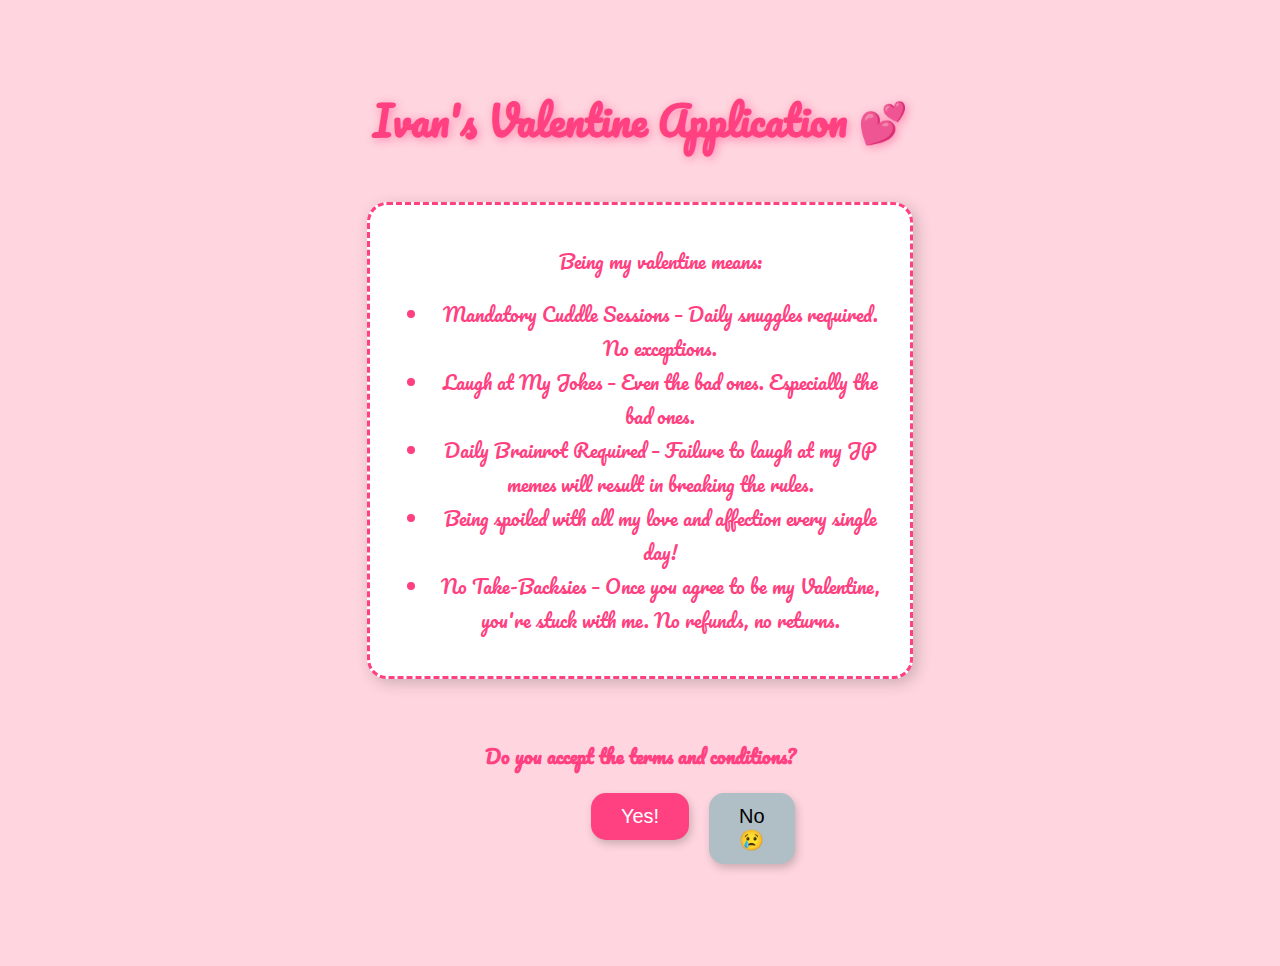
<file: index.html>
<!DOCTYPE html>
<html lang="en">
<head>
    <meta charset="UTF-8">
    <meta name="viewport" content="width=device-width, initial-scale=1.0">
    <title>Ivan's Valentine Application 💖</title>
    <link rel="stylesheet" href="style.css">
</head>
<body>
    <!-- Bubbly Title -->
    <h1 class="bubbly-text">Ivan's Valentine Application 💕</h1>

    <!-- Cute Bio Section -->
    <div class="bio">
        <ul>
            <p> Being my valentine means:</p>
            <li>Mandatory Cuddle Sessions – Daily snuggles required. No exceptions. </li>
            <li>Laugh at My Jokes – Even the bad ones. Especially the bad ones.</li>
            <li>Daily Brainrot Required – Failure to laugh at my JP memes will result in breaking the rules. </li>
            <li>Being spoiled with all my love and affection every single day!</li>
            <li>No Take-Backsies – Once you agree to be my Valentine, you're stuck with me. No refunds, no returns.</li>
            
        </ul>
    </div>
    

    <!-- Buttons at the Bottom -->
    <div class="buttons">
        <p class="terms">Do you accept the terms and conditions?</p>
        <div class="button-container">
            <button id="yes-btn">Yes!</button>
            <button id="no-btn">No 😢</button>
        </div>
    </div>

    <script src="script.js"></script>
</body>
</html>
</file>
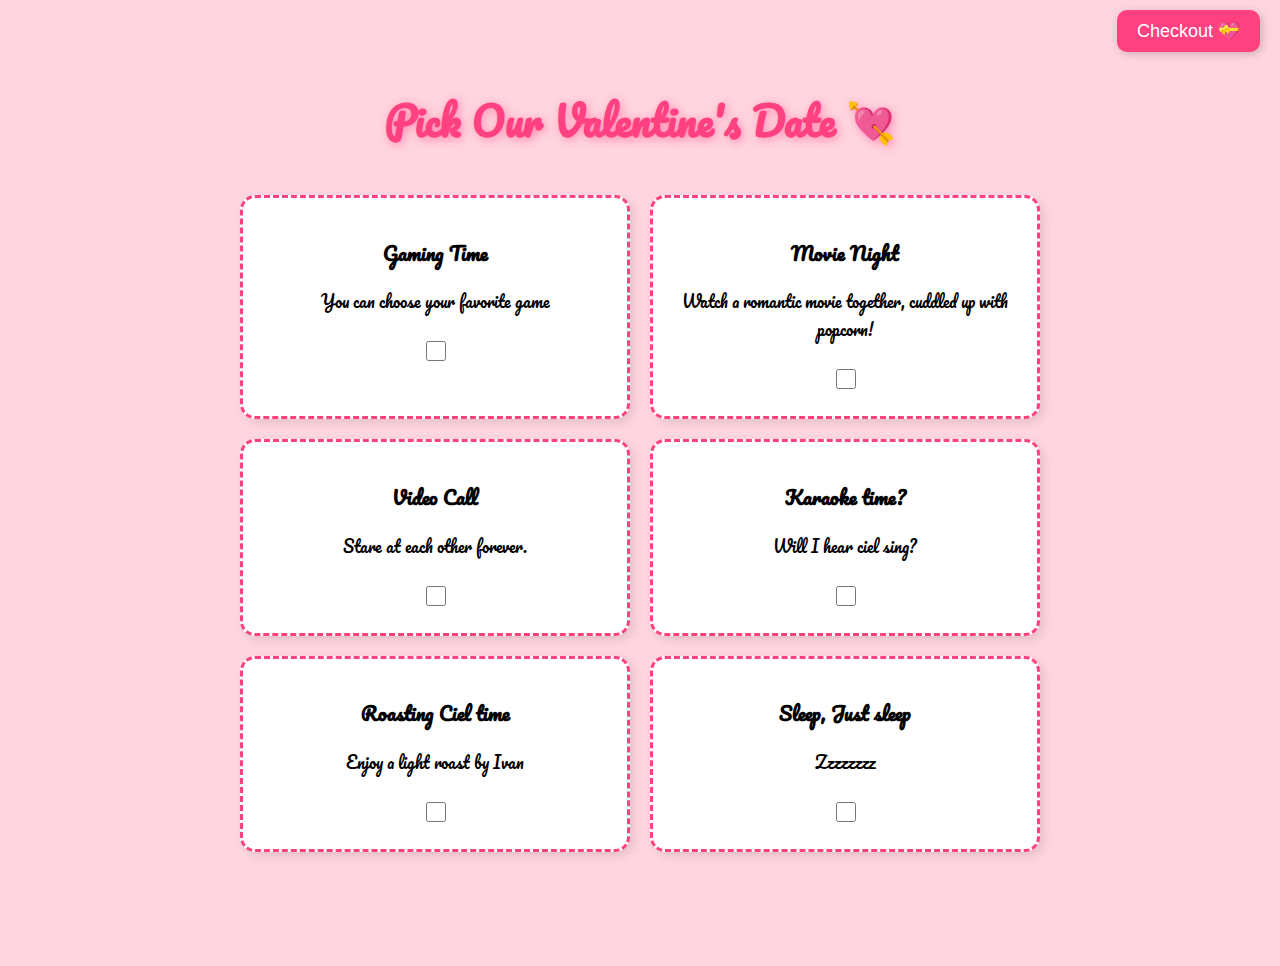
<file: activities.html>
<!DOCTYPE html>
<html lang="en">
<head>
    <meta charset="UTF-8">
    <meta name="viewport" content="width=device-width, initial-scale=1.0">
    <title>Pick Our Valentine's Date 💘</title>
    <link rel="stylesheet" href="style2.css"> <!-- New CSS file -->
</head>
<body>
    <!-- Checkout button at the MOST top-right -->
    <button id="checkout-btn">Checkout 💝</button>

    <!-- Title centered at the absolute TOP -->
    <h1 class="bubbly-text">Pick Our Valentine's Date 💘</h1>

    <!-- Activities Grid with Cute Boxes -->
    <div class="activities-container">
        <div class="activity">
            <h3>Gaming Time</h3>
            <p>You can choose your favorite game</p>
            <input type="checkbox">
        </div>
        <div class="activity">
            <h3>Movie Night</h3>
            <p>Watch a romantic movie together, cuddled up with popcorn!</p>
            <input type="checkbox">
        </div>
        <div class="activity">
            <h3>Video Call</h3>
            <p>Stare at each other forever.</p>
            <input type="checkbox">
        </div>
        <div class="activity">
            <h3>Karaoke time?</h3>
            <p>Will I hear ciel sing?</p>
            <input type="checkbox">
        </div>
        <div class="activity">
            <h3>Roasting Ciel time</h3>
            <p>Enjoy a light roast by Ivan</p>
            <input type="checkbox">
        </div>
        <div class="activity">
            <h3>Sleep, Just sleep</h3>
            <p>Zzzzzzzz</p>
            <input type="checkbox">
        </div>
    </div>

    <script>
        document.getElementById("checkout-btn").addEventListener("click", function() {
            window.location.href = "checkout.html";
        });
    </script>
</body>
</html>
</file>
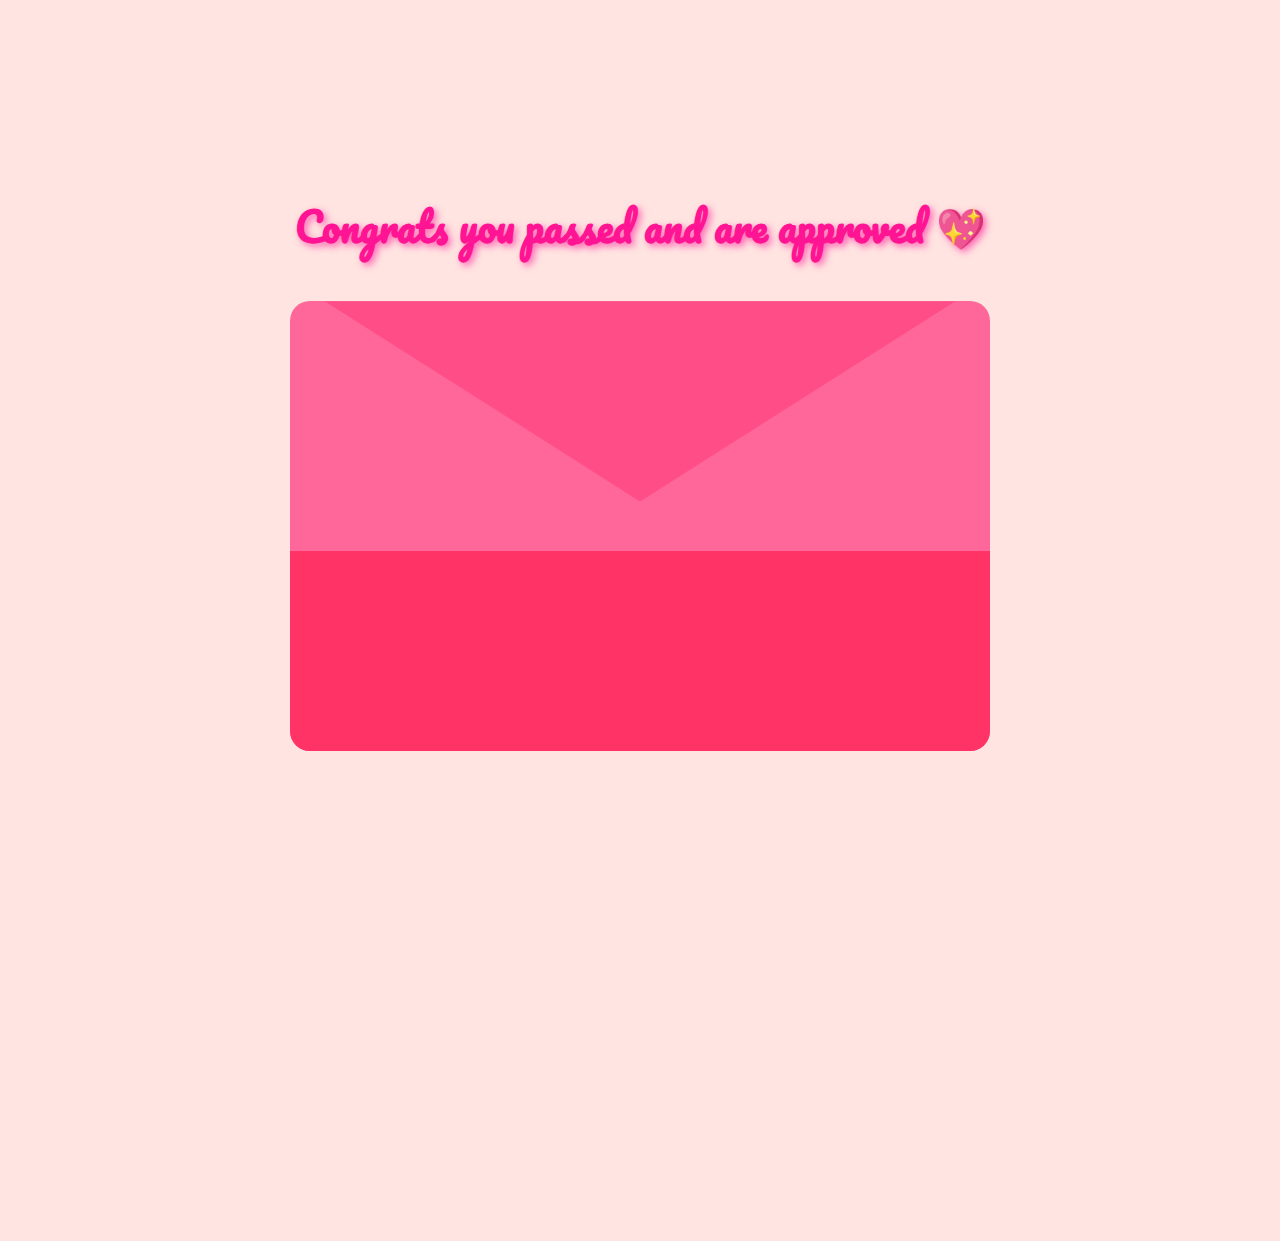
<file: checkout.html>
<!DOCTYPE html>
<html lang="en">
<head>
    <meta charset="UTF-8">
    <meta name="viewport" content="width=device-width, initial-scale=1.0">
    <title>Thank You!</title>
    <link rel="stylesheet" href="envelope.css">
</head>
<body>
    <!-- Title at the Very Top Center -->
    <h1 class="bubbly-text">Congrats you passed and are approved 💖</h1>

    <!-- Envelope Container -->
    <div class="envelope-container" onclick="openEnvelope()">
        <!-- Hidden Letter (Now Above Envelope Flap) -->
        <div class="letter">
            <p> To Ciel, From Ivan | Valentine's Day
                February, 2025
                
                My Dearest Ciel,
                
                I'm beyond grateful to have you in my life. You’ve shown me what it truly means to be loved and supported. You are absolutely gorgeous, and I’m honored to be the one you miss all day.
                
                Every moment with you feels like a dream. Your laughter is my favorite melody, and your smile brightens even my darkest days. You make my world infinitely better just by being in it.
                
                I love the way you understand me and make the simplest moments feel special. You are not just my Valentine—you are my safe place, my joy, and my greatest love.
                
                I promise to always cherish you, stand by your side, and remind you every day how much you mean to me.
                
                Happy Valentine’s Day, my love. I can’t wait to make more beautiful memories with you.
                
                With all my love,
                Ivan 
                
                
                
                </p>
        </div>

        <!-- Envelope Back -->
        <div class="envelope-back"></div>

        <!-- Envelope Flap (Visible Under Letter) -->
        <div class="envelope-flap"></div>

        <!-- Envelope Front -->
        <div class="envelope-front"></div>
    </div>

    <script src="envelope.js"></script>
</body>
</html>
</file>
<file: style.css>
@import url('https://fonts.googleapis.com/css2?family=Pacifico&display=swap');

body {
    text-align: center;
    font-family: 'Pacifico', cursive;
    background-color: #ffd6e0;
    display: flex;
    flex-direction: column;
    align-items: center;
    height: 100vh;
    padding-top: 50px;
    overflow: hidden;
}

/* Title Styling */
.bubbly-text {
    font-size: 2.5rem;
    color: #ff4081;
    text-shadow: 2px 2px 10px rgba(255, 64, 129, 0.5);
}

/* 💖 Cute Bio Box */
.bio {
    background-color: white;
    width: 80%;
    max-width: 500px;
    padding: 20px;
    border-radius: 20px;
    border: 3px dashed #ff4081;
    box-shadow: 4px 4px 15px rgba(0, 0, 0, 0.2);
    text-align: center;
    font-size: 1.2rem;
    color: #ff4081;
    margin: 20px 0;
    animation: floatAnimation 3s infinite ease-in-out;
}

/* Floating Effect */
@keyframes floatAnimation {
    0% { transform: translateY(0px); }
    50% { transform: translateY(-10px); }
    100% { transform: translateY(0px); }
}

/* Buttons Container */
.buttons {
    display: flex;
    flex-direction: column;
    align-items: center;
    position: absolute;
    bottom: 50px;
}

/* Terms & Conditions (Moved Below Bio) */
.terms {
    font-weight: bold;
    font-size: 1.2rem;
    color: #ff4081;
    margin-bottom: 10px;
}

/* Yes & No Buttons Side by Side */
.buttons button {
    font-size: 20px;
    padding: 12px 30px;
    border: none;
    cursor: pointer;
    transition: transform 0.2s ease-in-out;
    border-radius: 15px;
    box-shadow: 2px 4px 8px rgba(0, 0, 0, 0.2);
    margin: 10px;
}

/* Yes Button */
#yes-btn {
    background-color: #ff4081;
    color: white;
}

/* No Button (Moves Away) */
#no-btn {
    background-color: #b0bec5;
    color: black;
    position: absolute;
}

/* Buttons Get Bigger When Hovered */
button:hover {
    transform: scale(1.2);
}
</file>
<file: style2.css>
@import url('https://fonts.googleapis.com/css2?family=Pacifico&display=swap');

body {
    text-align: center;
    font-family: 'Pacifico', cursive;
    background-color: #ffd6e0;
    display: flex;
    flex-direction: column;
    align-items: center;
    height: 100vh;
    padding-top: 50px;
}

/* Checkout Button (Top Right) */
#checkout-btn {
    position: absolute;
    top: 10px;
    right: 20px;
    background-color: #ff4081;
    color: white;
    border: none;
    padding: 10px 20px;
    font-size: 18px;
    border-radius: 10px;
    cursor: pointer;
    box-shadow: 2px 2px 8px rgba(0, 0, 0, 0.2);
    transition: transform 0.2s ease-in-out;
}

#checkout-btn:hover {
    transform: scale(1.1);
}

/* Title Styling */
.bubbly-text {
    font-size: 2.5rem;
    color: #ff4081;
    text-shadow: 2px 2px 10px rgba(255, 64, 129, 0.5);
    margin-bottom: 20px;
}

/* Activities Container */
.activities-container {
    display: grid;
    grid-template-columns: repeat(2, 1fr);
    gap: 20px;
    width: 80%;
    max-width: 800px;
    margin-top: 20px;
}

/* Activity Box */
.activity {
    background-color: white;
    padding: 20px;
    border-radius: 15px;
    border: 3px dashed #ff4081;
    box-shadow: 4px 4px 10px rgba(0, 0, 0, 0.1);
    text-align: center;
    transition: transform 0.2s ease-in-out;
}

/* Hover Effect on Activity Boxes */
.activity:hover {
    transform: scale(1.05);
}

/* Checkbox (Styled & Placed Neatly) */
.activity input[type="checkbox"] {
    width: 20px;
    height: 20px;
    margin-top: 10px;
    cursor: pointer;
    accent-color: #ff4081;
}
</file>
<file: envelope.css>
/* Import Pacifico Font */
@import url('https://fonts.googleapis.com/css2?family=Pacifico&display=swap');

/* General Styling */
body {
    display: flex;
    flex-direction: column;
    justify-content: center;
    align-items: center;
    height: 100vh;
    background-color: #ffe4e1;
    font-family: 'Pacifico', cursive;
    text-align: center;
    overflow: hidden;
}

/* Title Styling */
h1.bubbly-text {
    font-size: 2.5rem;
    color: #ff1493;
    text-shadow: 3px 3px 7px #ff69b4;
    margin-bottom: 40px;
}

/* Envelope Container */
.envelope-container {
    position: relative;
    width: 700px;
    height: 450px;
    cursor: pointer;
    transition: transform 0.3s ease-in-out;
}

/* Envelope Back */
.envelope-back {
    position: absolute;
    width: 100%;
    height: 100%;
    background: #ff6699;
    border-radius: 20px;
    z-index: 1;
}

/* Envelope Flap */
.envelope-flap {
    position: absolute;
    top: 0;
    width: 100%;
    height: 200px;
    background: #ff4d88;
    border-radius: 20px 20px 0 0;
    clip-path: polygon(5% 0%, 95% 0%, 50% 100%);
    transform-origin: top;
    transition: transform 0.6s ease-in-out;
    z-index: 2;
}

/* Envelope Front */
.envelope-front {
    position: absolute;
    width: 100%;
    height: 200px;
    bottom: 0;
    background: #ff3366;
    border-radius: 0 0 20px 20px;
    z-index: 3;
}

/* Hidden Letter - Now Fits Properly */
.letter {
    position: absolute;
    top: 40px;
    left: 50%;
    width: 580px; /* Optimized width to prevent text cutoff */
    height: 400px; /* Adjusted to fit perfectly inside */
    background: white;
    border-radius: 10px;
    box-shadow: 0px 10px 20px rgba(0, 0, 0, 0.3);
    transform: translateX(-50%) translateY(100%);
    transition: transform 1s cubic-bezier(0.25, 0.1, 0.25, 1);
    display: flex;
    flex-direction: column;
    justify-content: center;
    align-items: center;
    font-family: 'Pacifico', cursive;
    font-size: 1.2rem; /* Reduced slightly for better fit */
    color: #d63384;
    font-weight: normal;
    padding: 25px;
    text-align: left;
    line-height: 1.5; /* Improves text flow */
    z-index: 4;
    opacity: 0;
    overflow-y: auto; /* Enables scroll if needed */
}

/* Scrollbar Styling */
.letter::-webkit-scrollbar {
    width: 6px;
}

.letter::-webkit-scrollbar-thumb {
    background-color: #ff69b4;
    border-radius: 10px;
}

.letter::-webkit-scrollbar-track {
    background: #ffe4e1;
}

/* Open Envelope Animation */
.open .letter {
    transform: translateX(-50%) translateY(0);
    opacity: 1;
}
</file>
